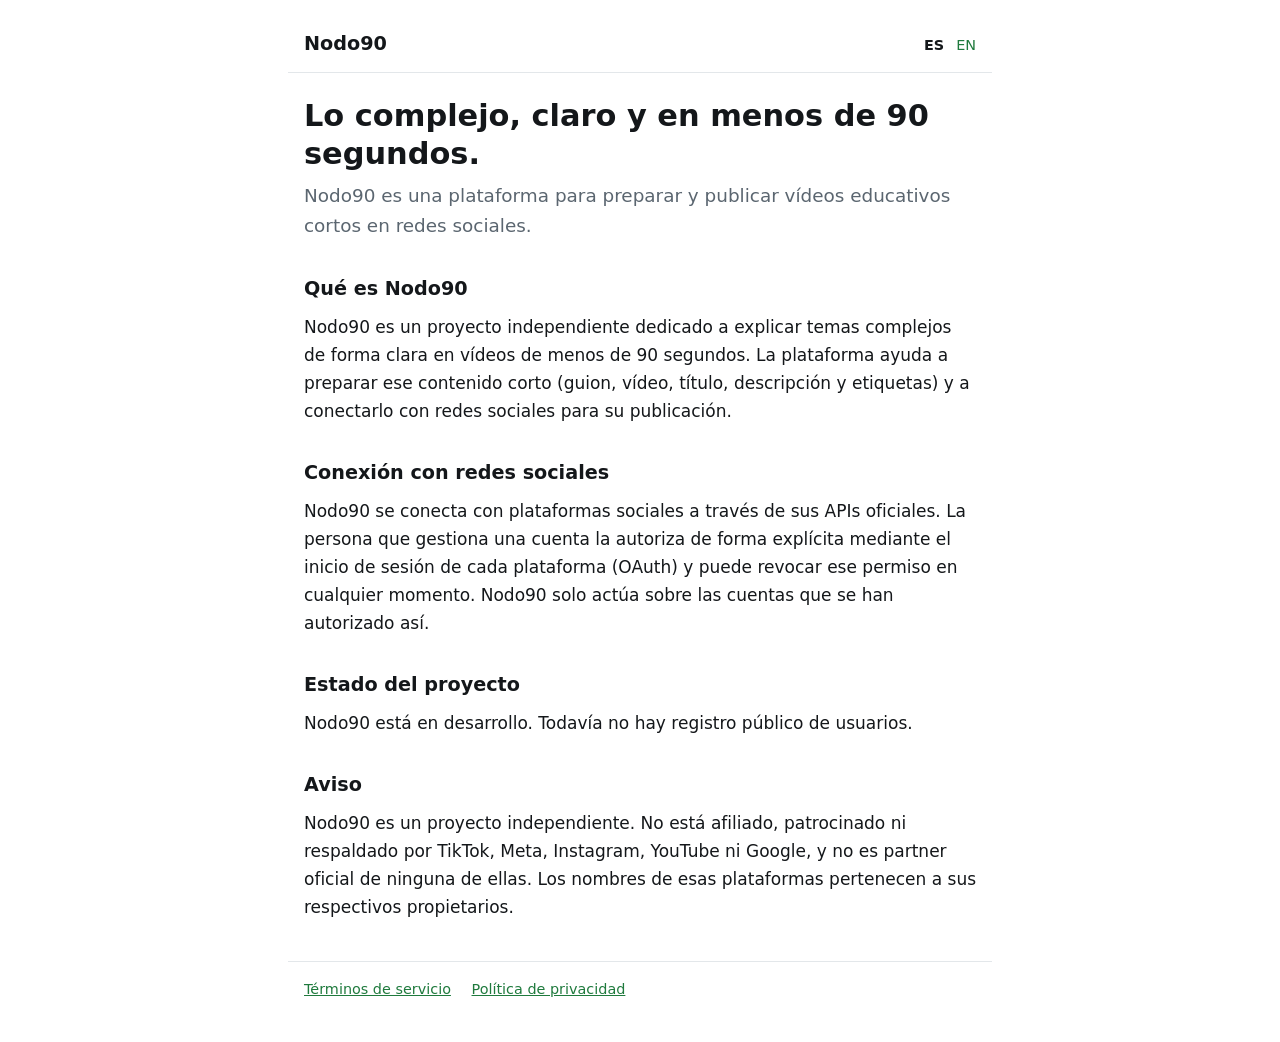
<file: index.html>
<!doctype html>
<html lang="es">
<head>
<meta charset="utf-8">
<meta name="viewport" content="width=device-width, initial-scale=1">
<title>Nodo90</title>
<meta name="description" content="Nodo90: plataforma para preparar y publicar vídeos educativos cortos en redes sociales.">
<link rel="stylesheet" href="style.css">
</head>
<body>
<header><a class="brand" href="./">Nodo90</a><span class="lang"><strong>ES</strong><a href="en/" hreflang="en" lang="en">EN</a></span></header>
<main>
  <h1>Lo complejo, claro y en menos de 90 segundos.</h1>
  <p class="lead">Nodo90 es una plataforma para preparar y publicar vídeos educativos cortos en redes sociales.</p>

  <h2>Qué es Nodo90</h2>
  <p>Nodo90 es un proyecto independiente dedicado a explicar temas complejos de forma clara en vídeos de menos de 90 segundos. La plataforma ayuda a preparar ese contenido corto (guion, vídeo, título, descripción y etiquetas) y a conectarlo con redes sociales para su publicación.</p>

  <h2>Conexión con redes sociales</h2>
  <p>Nodo90 se conecta con plataformas sociales a través de sus APIs oficiales. La persona que gestiona una cuenta la autoriza de forma explícita mediante el inicio de sesión de cada plataforma (OAuth) y puede revocar ese permiso en cualquier momento. Nodo90 solo actúa sobre las cuentas que se han autorizado así.</p>

  <h2>Estado del proyecto</h2>
  <p>Nodo90 está en desarrollo. Todavía no hay registro público de usuarios.</p>

  <h2>Aviso</h2>
  <p>Nodo90 es un proyecto independiente. No está afiliado, patrocinado ni respaldado por TikTok, Meta, Instagram, YouTube ni Google, y no es partner oficial de ninguna de ellas. Los nombres de esas plataformas pertenecen a sus respectivos propietarios.</p>
</main>
<footer>
  <a href="terms/">Términos de servicio</a>
  <a href="privacy/">Política de privacidad</a>
</footer>
</body>
</html>
</file>
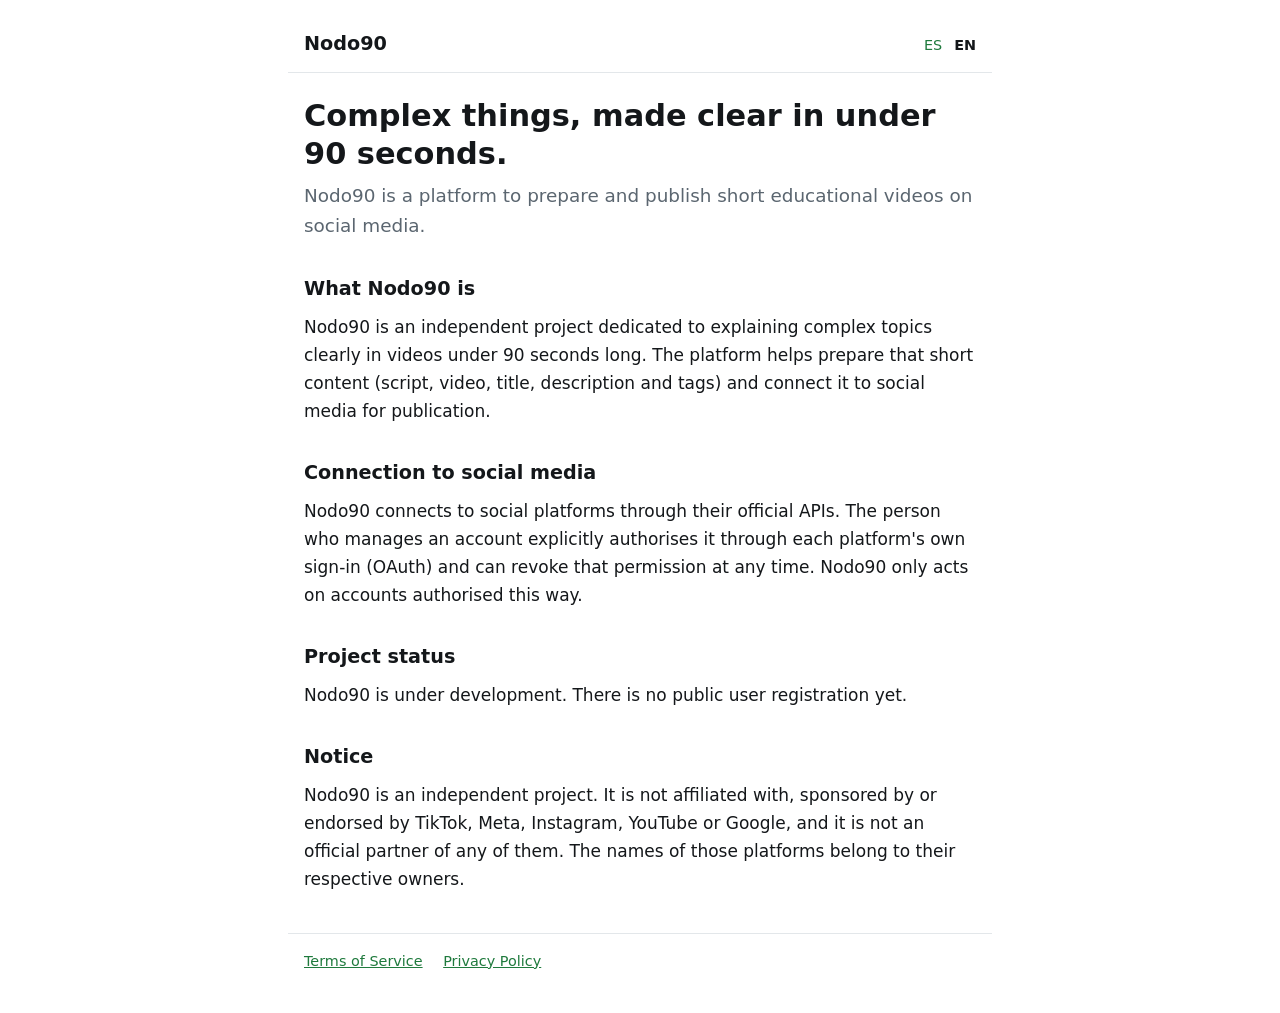
<file: en/index.html>
<!doctype html>
<html lang="en">
<head>
<meta charset="utf-8">
<meta name="viewport" content="width=device-width, initial-scale=1">
<title>Nodo90</title>
<meta name="description" content="Nodo90: a platform to prepare and publish short educational videos on social media.">
<link rel="stylesheet" href="../style.css">
</head>
<body>
<header><a class="brand" href="./">Nodo90</a><span class="lang"><a href="../" hreflang="es" lang="es">ES</a><strong>EN</strong></span></header>
<main>
  <h1>Complex things, made clear in under 90 seconds.</h1>
  <p class="lead">Nodo90 is a platform to prepare and publish short educational videos on social media.</p>

  <h2>What Nodo90 is</h2>
  <p>Nodo90 is an independent project dedicated to explaining complex topics clearly in videos under 90 seconds long. The platform helps prepare that short content (script, video, title, description and tags) and connect it to social media for publication.</p>

  <h2>Connection to social media</h2>
  <p>Nodo90 connects to social platforms through their official APIs. The person who manages an account explicitly authorises it through each platform's own sign-in (OAuth) and can revoke that permission at any time. Nodo90 only acts on accounts authorised this way.</p>

  <h2>Project status</h2>
  <p>Nodo90 is under development. There is no public user registration yet.</p>

  <h2>Notice</h2>
  <p>Nodo90 is an independent project. It is not affiliated with, sponsored by or endorsed by TikTok, Meta, Instagram, YouTube or Google, and it is not an official partner of any of them. The names of those platforms belong to their respective owners.</p>
</main>
<footer>
  <a href="terms/">Terms of Service</a>
  <a href="privacy/">Privacy Policy</a>
</footer>
</body>
</html>
</file>
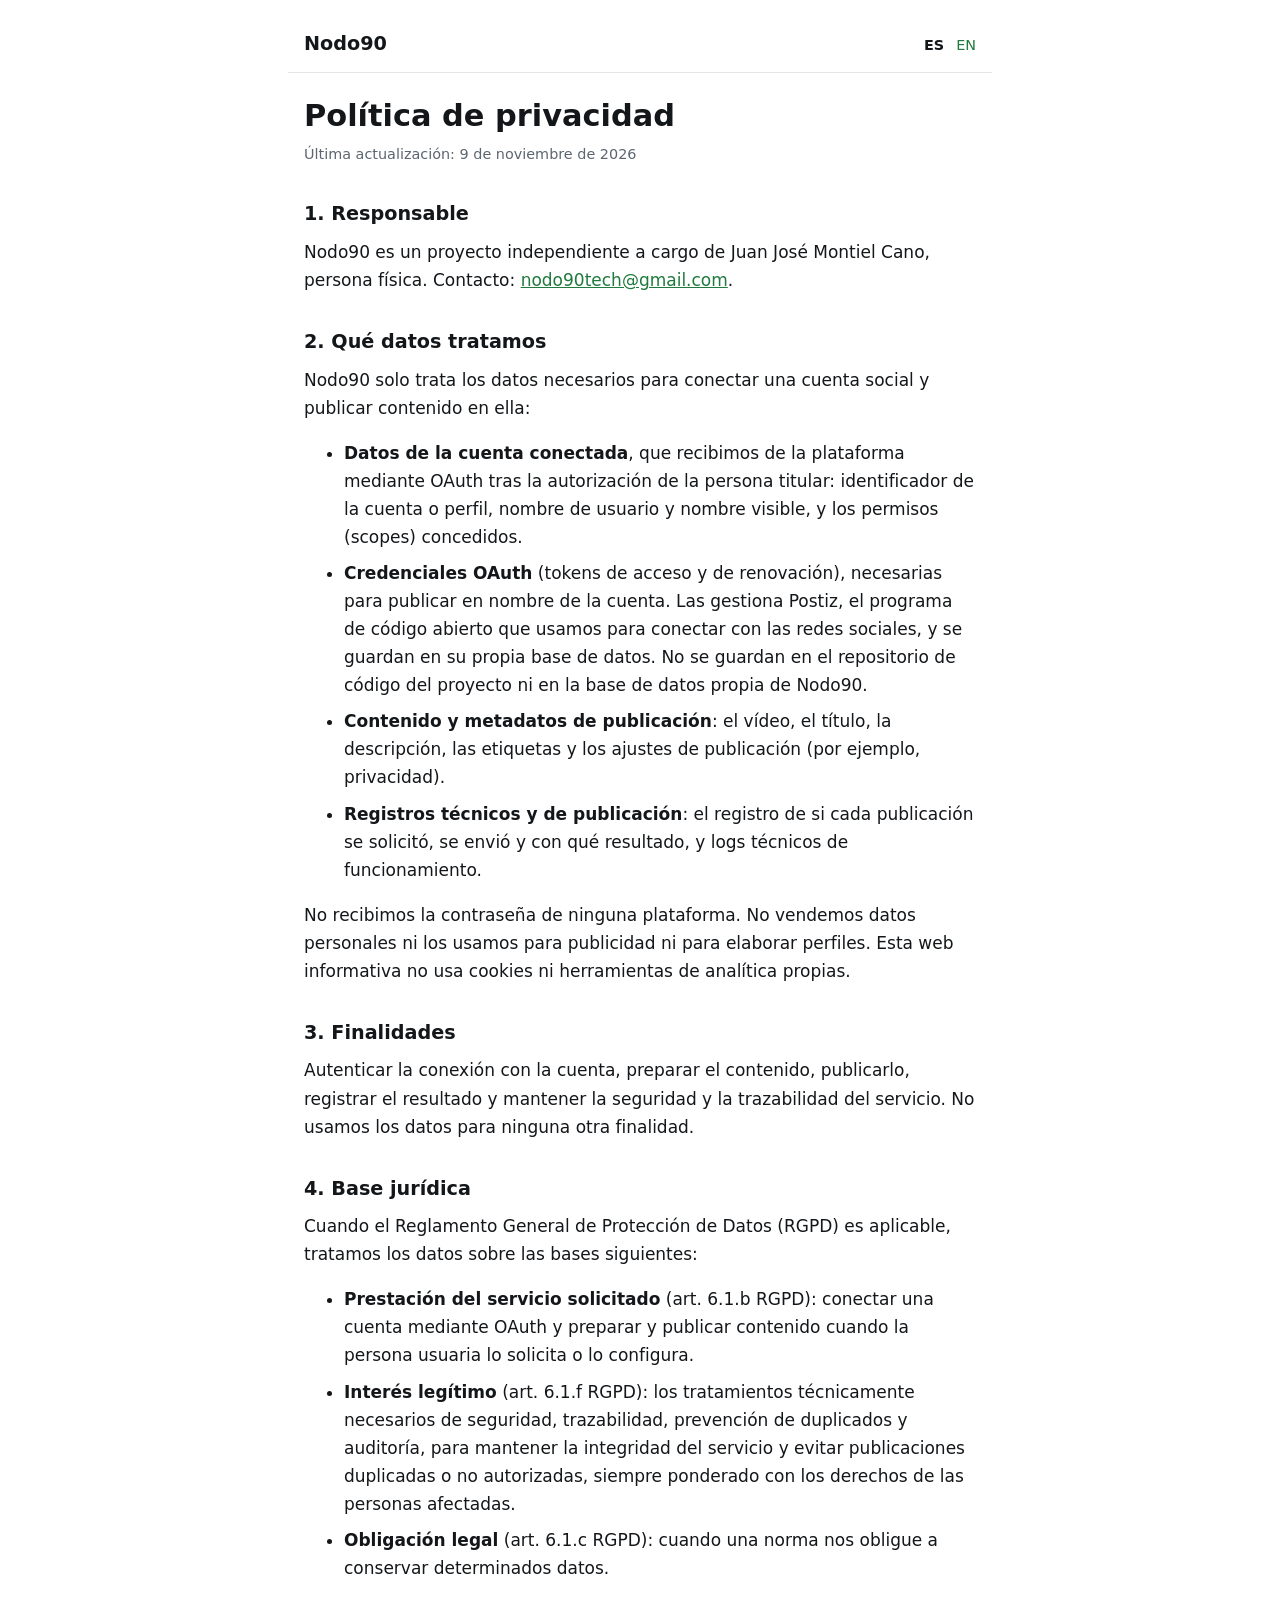
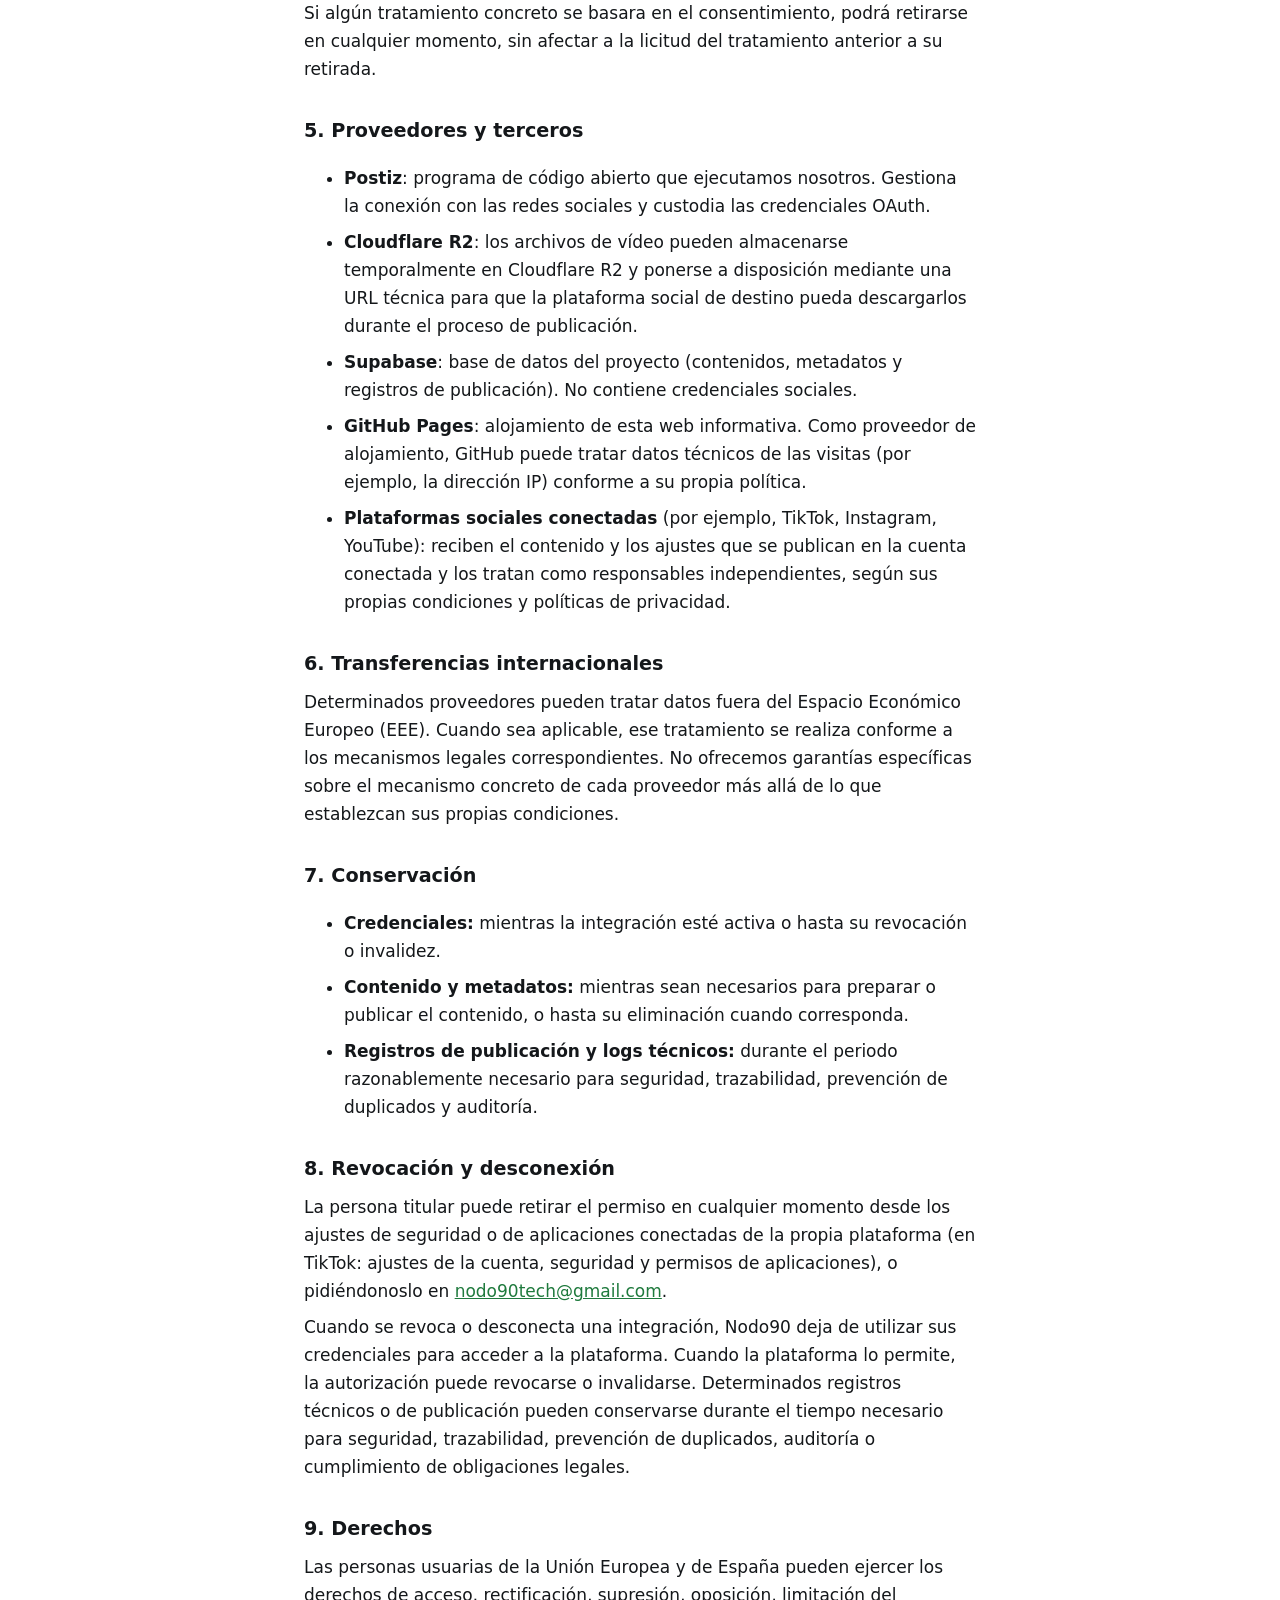
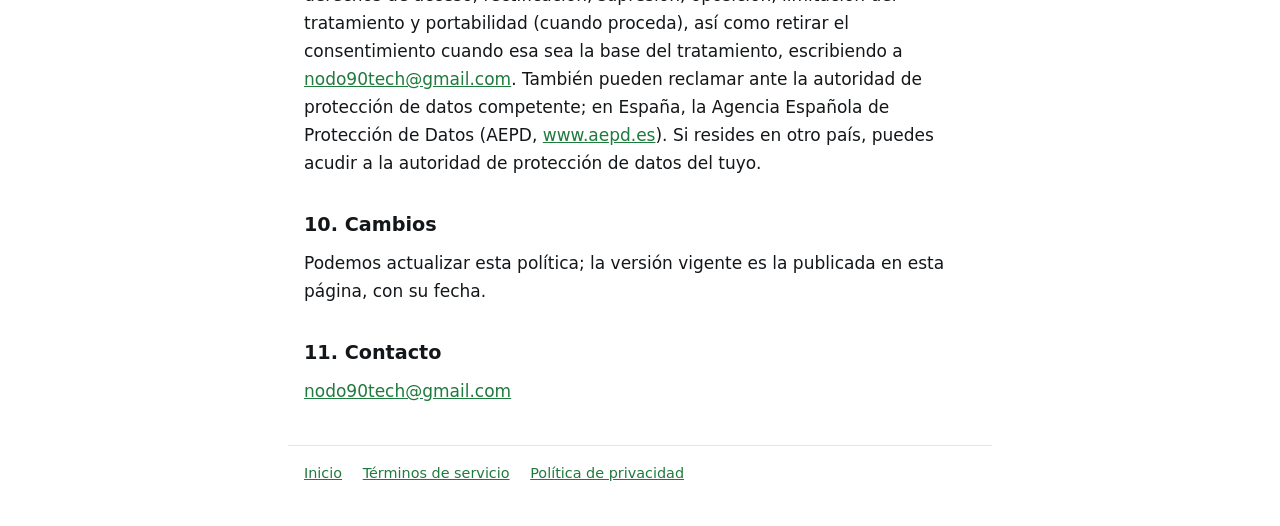
<file: privacy/index.html>
<!doctype html>
<html lang="es">
<head>
<meta charset="utf-8">
<meta name="viewport" content="width=device-width, initial-scale=1">
<title>Política de privacidad · Nodo90</title>
<meta name="description" content="Política de privacidad de Nodo90.">
<link rel="stylesheet" href="../style.css">
</head>
<body>
<header><a class="brand" href="../">Nodo90</a><span class="lang"><strong>ES</strong><a href="../en/privacy/" hreflang="en" lang="en">EN</a></span></header>
<main>
  <h1>Política de privacidad</h1>
  <p class="small">Última actualización: 9 de noviembre de 2026</p>

  <h2>1. Responsable</h2>
  <p>Nodo90 es un proyecto independiente a cargo de Juan José Montiel Cano, persona física. Contacto: <a href="mailto:nodo90tech@gmail.com">nodo90tech@gmail.com</a>.</p>

  <h2>2. Qué datos tratamos</h2>
  <p>Nodo90 solo trata los datos necesarios para conectar una cuenta social y publicar contenido en ella:</p>
  <ul>
    <li><strong>Datos de la cuenta conectada</strong>, que recibimos de la plataforma mediante OAuth tras la autorización de la persona titular: identificador de la cuenta o perfil, nombre de usuario y nombre visible, y los permisos (scopes) concedidos.</li>
    <li><strong>Credenciales OAuth</strong> (tokens de acceso y de renovación), necesarias para publicar en nombre de la cuenta. Las gestiona Postiz, el programa de código abierto que usamos para conectar con las redes sociales, y se guardan en su propia base de datos. No se guardan en el repositorio de código del proyecto ni en la base de datos propia de Nodo90.</li>
    <li><strong>Contenido y metadatos de publicación</strong>: el vídeo, el título, la descripción, las etiquetas y los ajustes de publicación (por ejemplo, privacidad).</li>
    <li><strong>Registros técnicos y de publicación</strong>: el registro de si cada publicación se solicitó, se envió y con qué resultado, y logs técnicos de funcionamiento.</li>
  </ul>
  <p>No recibimos la contraseña de ninguna plataforma. No vendemos datos personales ni los usamos para publicidad ni para elaborar perfiles. Esta web informativa no usa cookies ni herramientas de analítica propias.</p>

  <h2>3. Finalidades</h2>
  <p>Autenticar la conexión con la cuenta, preparar el contenido, publicarlo, registrar el resultado y mantener la seguridad y la trazabilidad del servicio. No usamos los datos para ninguna otra finalidad.</p>

  <h2>4. Base jurídica</h2>
  <p>Cuando el Reglamento General de Protección de Datos (RGPD) es aplicable, tratamos los datos sobre las bases siguientes:</p>
  <ul>
    <li><strong>Prestación del servicio solicitado</strong> (art. 6.1.b RGPD): conectar una cuenta mediante OAuth y preparar y publicar contenido cuando la persona usuaria lo solicita o lo configura.</li>
    <li><strong>Interés legítimo</strong> (art. 6.1.f RGPD): los tratamientos técnicamente necesarios de seguridad, trazabilidad, prevención de duplicados y auditoría, para mantener la integridad del servicio y evitar publicaciones duplicadas o no autorizadas, siempre ponderado con los derechos de las personas afectadas.</li>
    <li><strong>Obligación legal</strong> (art. 6.1.c RGPD): cuando una norma nos obligue a conservar determinados datos.</li>
  </ul>
  <p>Si algún tratamiento concreto se basara en el consentimiento, podrá retirarse en cualquier momento, sin afectar a la licitud del tratamiento anterior a su retirada.</p>

  <h2>5. Proveedores y terceros</h2>
  <ul>
    <li><strong>Postiz</strong>: programa de código abierto que ejecutamos nosotros. Gestiona la conexión con las redes sociales y custodia las credenciales OAuth.</li>
    <li><strong>Cloudflare R2</strong>: los archivos de vídeo pueden almacenarse temporalmente en Cloudflare R2 y ponerse a disposición mediante una URL técnica para que la plataforma social de destino pueda descargarlos durante el proceso de publicación.</li>
    <li><strong>Supabase</strong>: base de datos del proyecto (contenidos, metadatos y registros de publicación). No contiene credenciales sociales.</li>
    <li><strong>GitHub Pages</strong>: alojamiento de esta web informativa. Como proveedor de alojamiento, GitHub puede tratar datos técnicos de las visitas (por ejemplo, la dirección IP) conforme a su propia política.</li>
    <li><strong>Plataformas sociales conectadas</strong> (por ejemplo, TikTok, Instagram, YouTube): reciben el contenido y los ajustes que se publican en la cuenta conectada y los tratan como responsables independientes, según sus propias condiciones y políticas de privacidad.</li>
  </ul>

  <h2>6. Transferencias internacionales</h2>
  <p>Determinados proveedores pueden tratar datos fuera del Espacio Económico Europeo (EEE). Cuando sea aplicable, ese tratamiento se realiza conforme a los mecanismos legales correspondientes. No ofrecemos garantías específicas sobre el mecanismo concreto de cada proveedor más allá de lo que establezcan sus propias condiciones.</p>

  <h2>7. Conservación</h2>
  <ul>
    <li><strong>Credenciales:</strong> mientras la integración esté activa o hasta su revocación o invalidez.</li>
    <li><strong>Contenido y metadatos:</strong> mientras sean necesarios para preparar o publicar el contenido, o hasta su eliminación cuando corresponda.</li>
    <li><strong>Registros de publicación y logs técnicos:</strong> durante el periodo razonablemente necesario para seguridad, trazabilidad, prevención de duplicados y auditoría.</li>
  </ul>

  <h2>8. Revocación y desconexión</h2>
  <p>La persona titular puede retirar el permiso en cualquier momento desde los ajustes de seguridad o de aplicaciones conectadas de la propia plataforma (en TikTok: ajustes de la cuenta, seguridad y permisos de aplicaciones), o pidiéndonoslo en <a href="mailto:nodo90tech@gmail.com">nodo90tech@gmail.com</a>.</p>
  <p>Cuando se revoca o desconecta una integración, Nodo90 deja de utilizar sus credenciales para acceder a la plataforma. Cuando la plataforma lo permite, la autorización puede revocarse o invalidarse. Determinados registros técnicos o de publicación pueden conservarse durante el tiempo necesario para seguridad, trazabilidad, prevención de duplicados, auditoría o cumplimiento de obligaciones legales.</p>

  <h2>9. Derechos</h2>
  <p>Las personas usuarias de la Unión Europea y de España pueden ejercer los derechos de acceso, rectificación, supresión, oposición, limitación del tratamiento y portabilidad (cuando proceda), así como retirar el consentimiento cuando esa sea la base del tratamiento, escribiendo a <a href="mailto:nodo90tech@gmail.com">nodo90tech@gmail.com</a>. También pueden reclamar ante la autoridad de protección de datos competente; en España, la Agencia Española de Protección de Datos (AEPD, <a href="https://www.aepd.es">www.aepd.es</a>). Si resides en otro país, puedes acudir a la autoridad de protección de datos del tuyo.</p>

  <h2>10. Cambios</h2>
  <p>Podemos actualizar esta política; la versión vigente es la publicada en esta página, con su fecha.</p>

  <h2>11. Contacto</h2>
  <p><a href="mailto:nodo90tech@gmail.com">nodo90tech@gmail.com</a></p>
</main>
<footer>
  <a href="../">Inicio</a>
  <a href="../terms/">Términos de servicio</a>
  <a href="./">Política de privacidad</a>
</footer>
</body>
</html>
</file>
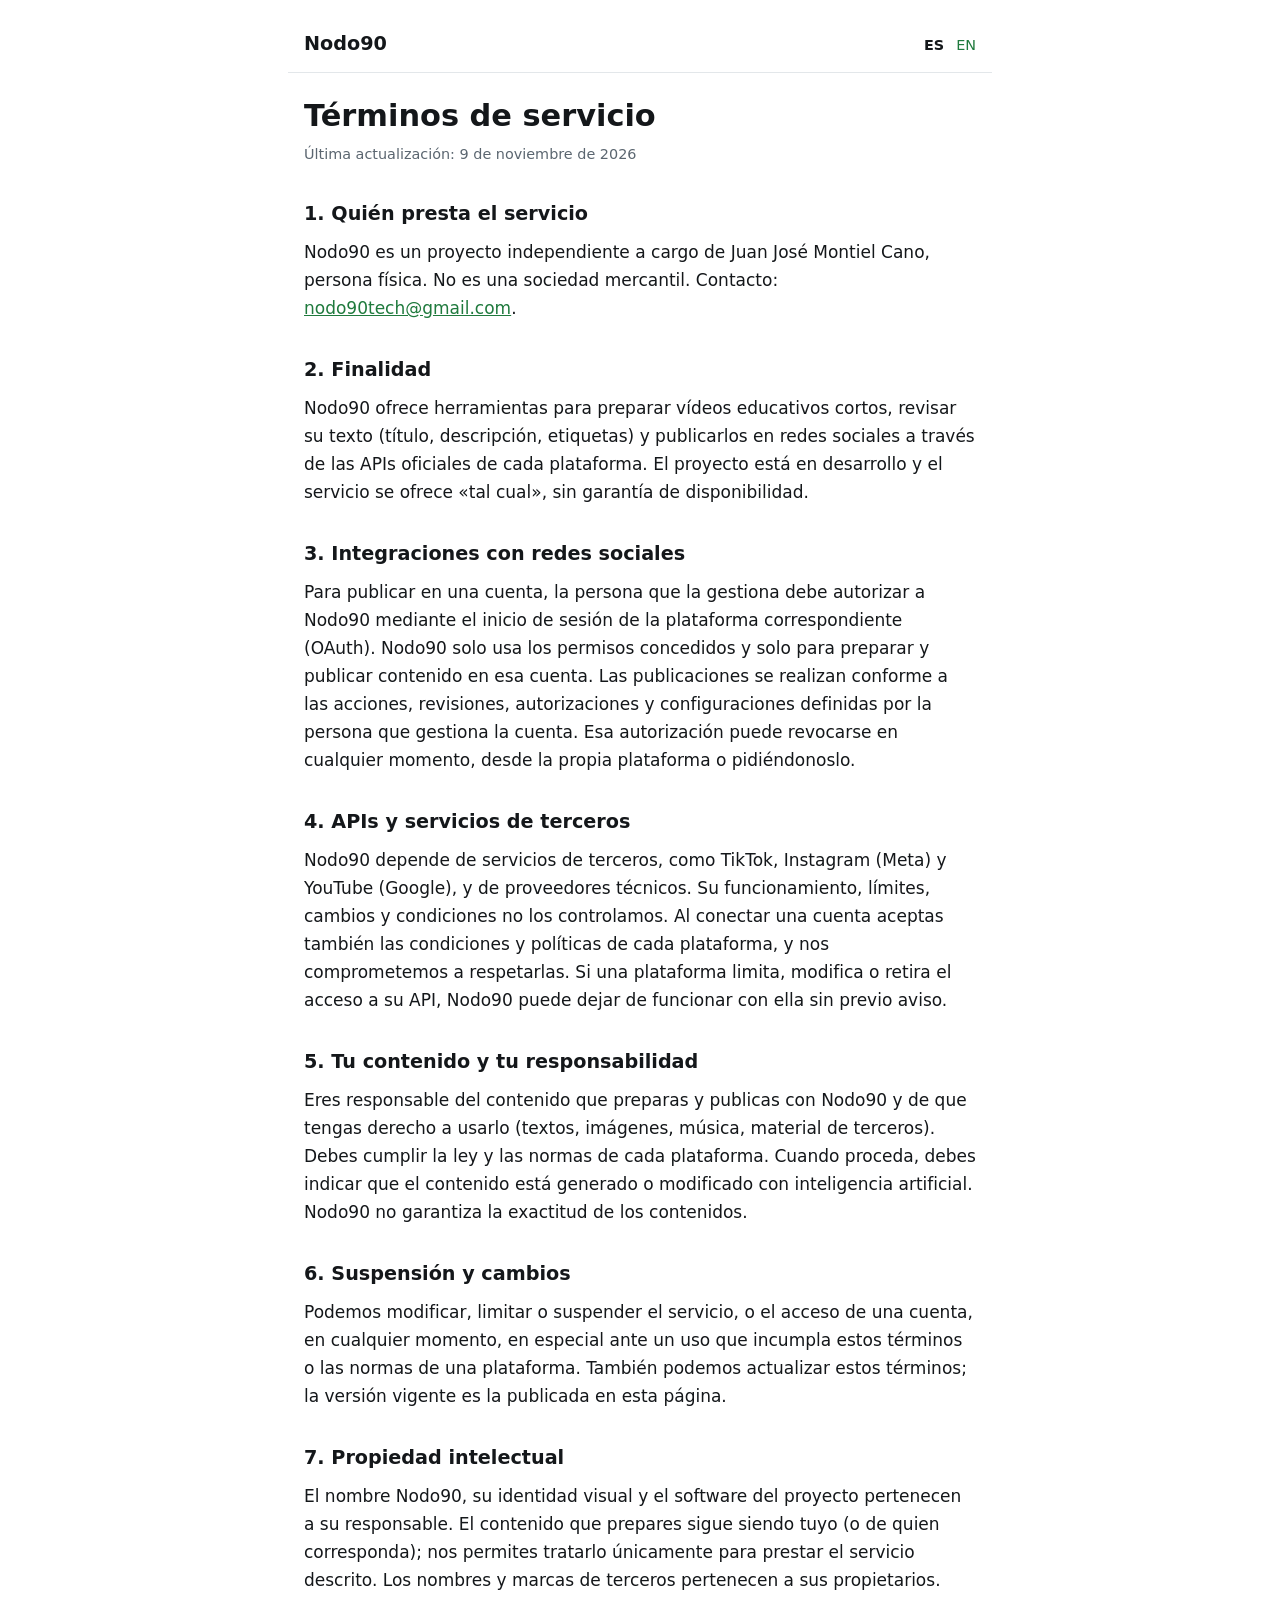
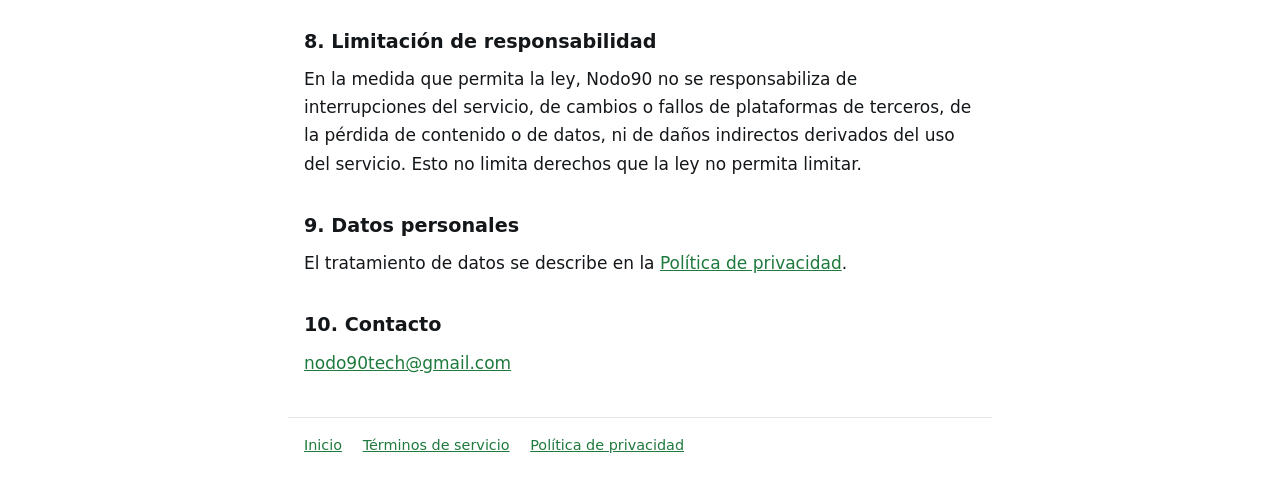
<file: terms/index.html>
<!doctype html>
<html lang="es">
<head>
<meta charset="utf-8">
<meta name="viewport" content="width=device-width, initial-scale=1">
<title>Términos de servicio · Nodo90</title>
<meta name="description" content="Términos de servicio de Nodo90.">
<link rel="stylesheet" href="../style.css">
</head>
<body>
<header><a class="brand" href="../">Nodo90</a><span class="lang"><strong>ES</strong><a href="../en/terms/" hreflang="en" lang="en">EN</a></span></header>
<main>
  <h1>Términos de servicio</h1>
  <p class="small">Última actualización: 9 de noviembre de 2026</p>

  <h2>1. Quién presta el servicio</h2>
  <p>Nodo90 es un proyecto independiente a cargo de Juan José Montiel Cano, persona física. No es una sociedad mercantil. Contacto: <a href="mailto:nodo90tech@gmail.com">nodo90tech@gmail.com</a>.</p>

  <h2>2. Finalidad</h2>
  <p>Nodo90 ofrece herramientas para preparar vídeos educativos cortos, revisar su texto (título, descripción, etiquetas) y publicarlos en redes sociales a través de las APIs oficiales de cada plataforma. El proyecto está en desarrollo y el servicio se ofrece «tal cual», sin garantía de disponibilidad.</p>

  <h2>3. Integraciones con redes sociales</h2>
  <p>Para publicar en una cuenta, la persona que la gestiona debe autorizar a Nodo90 mediante el inicio de sesión de la plataforma correspondiente (OAuth). Nodo90 solo usa los permisos concedidos y solo para preparar y publicar contenido en esa cuenta. Las publicaciones se realizan conforme a las acciones, revisiones, autorizaciones y configuraciones definidas por la persona que gestiona la cuenta. Esa autorización puede revocarse en cualquier momento, desde la propia plataforma o pidiéndonoslo.</p>

  <h2>4. APIs y servicios de terceros</h2>
  <p>Nodo90 depende de servicios de terceros, como TikTok, Instagram (Meta) y YouTube (Google), y de proveedores técnicos. Su funcionamiento, límites, cambios y condiciones no los controlamos. Al conectar una cuenta aceptas también las condiciones y políticas de cada plataforma, y nos comprometemos a respetarlas. Si una plataforma limita, modifica o retira el acceso a su API, Nodo90 puede dejar de funcionar con ella sin previo aviso.</p>

  <h2>5. Tu contenido y tu responsabilidad</h2>
  <p>Eres responsable del contenido que preparas y publicas con Nodo90 y de que tengas derecho a usarlo (textos, imágenes, música, material de terceros). Debes cumplir la ley y las normas de cada plataforma. Cuando proceda, debes indicar que el contenido está generado o modificado con inteligencia artificial. Nodo90 no garantiza la exactitud de los contenidos.</p>

  <h2>6. Suspensión y cambios</h2>
  <p>Podemos modificar, limitar o suspender el servicio, o el acceso de una cuenta, en cualquier momento, en especial ante un uso que incumpla estos términos o las normas de una plataforma. También podemos actualizar estos términos; la versión vigente es la publicada en esta página.</p>

  <h2>7. Propiedad intelectual</h2>
  <p>El nombre Nodo90, su identidad visual y el software del proyecto pertenecen a su responsable. El contenido que prepares sigue siendo tuyo (o de quien corresponda); nos permites tratarlo únicamente para prestar el servicio descrito. Los nombres y marcas de terceros pertenecen a sus propietarios.</p>

  <h2>8. Limitación de responsabilidad</h2>
  <p>En la medida que permita la ley, Nodo90 no se responsabiliza de interrupciones del servicio, de cambios o fallos de plataformas de terceros, de la pérdida de contenido o de datos, ni de daños indirectos derivados del uso del servicio. Esto no limita derechos que la ley no permita limitar.</p>

  <h2>9. Datos personales</h2>
  <p>El tratamiento de datos se describe en la <a href="../privacy/">Política de privacidad</a>.</p>

  <h2>10. Contacto</h2>
  <p><a href="mailto:nodo90tech@gmail.com">nodo90tech@gmail.com</a></p>
</main>
<footer>
  <a href="../">Inicio</a>
  <a href="./">Términos de servicio</a>
  <a href="../privacy/">Política de privacidad</a>
</footer>
</body>
</html>
</file>
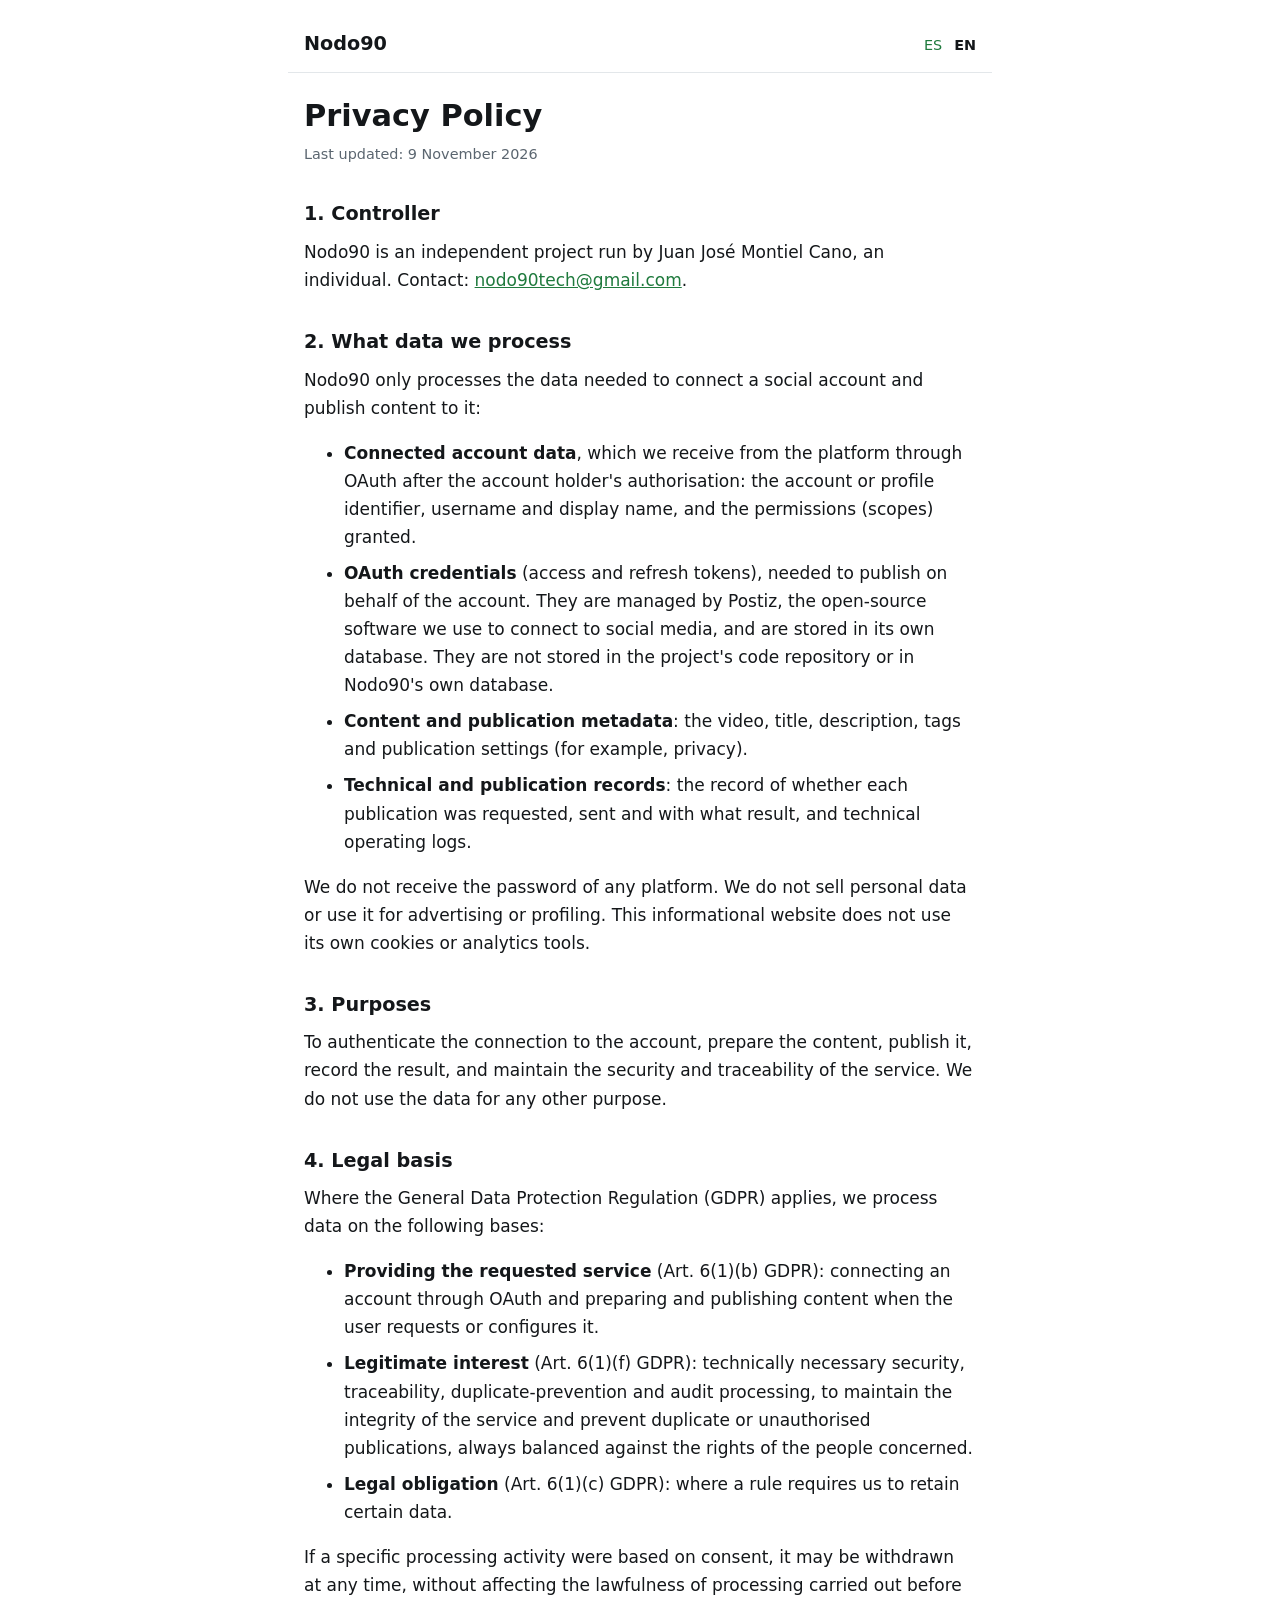
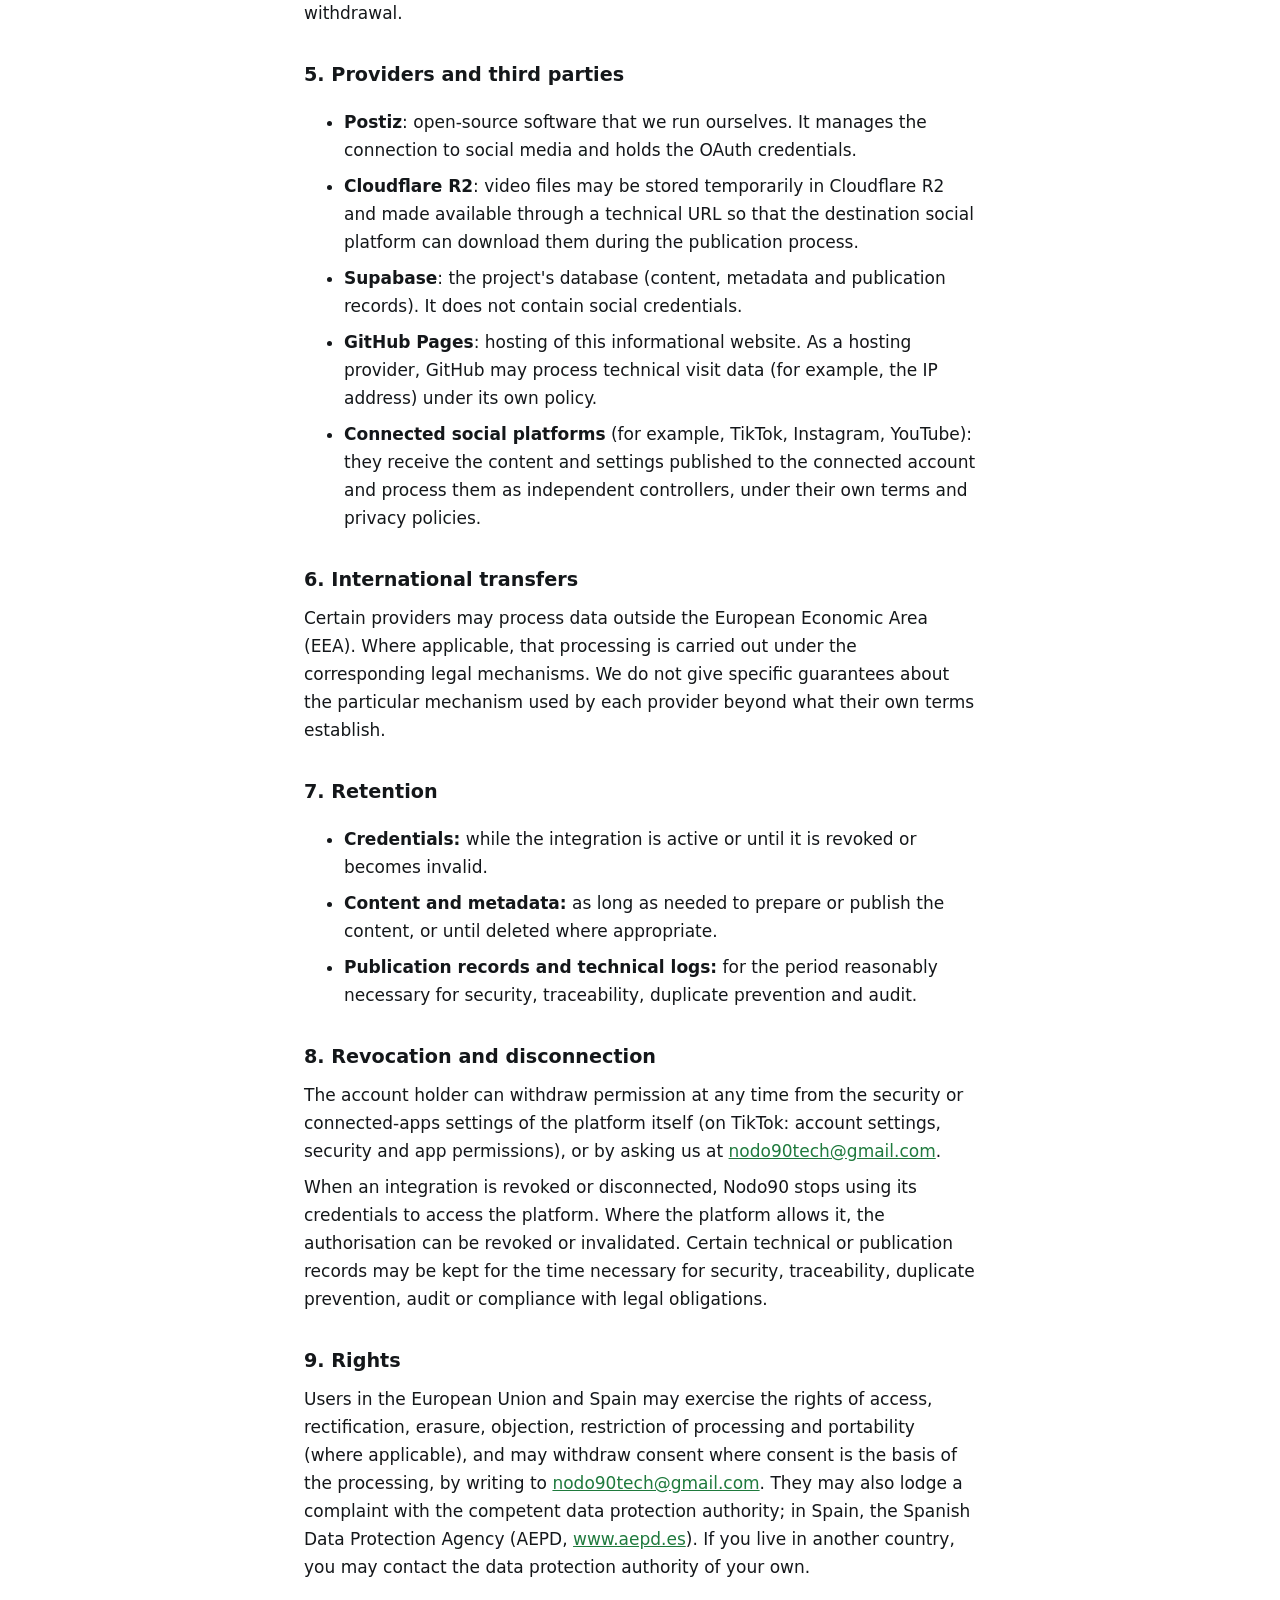
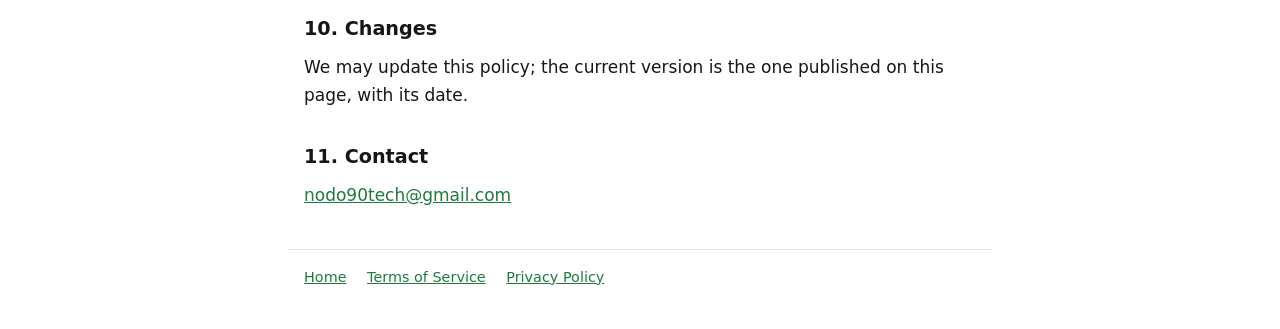
<file: en/privacy/index.html>
<!doctype html>
<html lang="en">
<head>
<meta charset="utf-8">
<meta name="viewport" content="width=device-width, initial-scale=1">
<title>Privacy Policy · Nodo90</title>
<meta name="description" content="Nodo90 Privacy Policy.">
<link rel="stylesheet" href="../../style.css">
</head>
<body>
<header><a class="brand" href="../">Nodo90</a><span class="lang"><a href="../../privacy/" hreflang="es" lang="es">ES</a><strong>EN</strong></span></header>
<main>
  <h1>Privacy Policy</h1>
  <p class="small">Last updated: 9 November 2026</p>

  <h2>1. Controller</h2>
  <p>Nodo90 is an independent project run by Juan José Montiel Cano, an individual. Contact: <a href="mailto:nodo90tech@gmail.com">nodo90tech@gmail.com</a>.</p>

  <h2>2. What data we process</h2>
  <p>Nodo90 only processes the data needed to connect a social account and publish content to it:</p>
  <ul>
    <li><strong>Connected account data</strong>, which we receive from the platform through OAuth after the account holder's authorisation: the account or profile identifier, username and display name, and the permissions (scopes) granted.</li>
    <li><strong>OAuth credentials</strong> (access and refresh tokens), needed to publish on behalf of the account. They are managed by Postiz, the open-source software we use to connect to social media, and are stored in its own database. They are not stored in the project's code repository or in Nodo90's own database.</li>
    <li><strong>Content and publication metadata</strong>: the video, title, description, tags and publication settings (for example, privacy).</li>
    <li><strong>Technical and publication records</strong>: the record of whether each publication was requested, sent and with what result, and technical operating logs.</li>
  </ul>
  <p>We do not receive the password of any platform. We do not sell personal data or use it for advertising or profiling. This informational website does not use its own cookies or analytics tools.</p>

  <h2>3. Purposes</h2>
  <p>To authenticate the connection to the account, prepare the content, publish it, record the result, and maintain the security and traceability of the service. We do not use the data for any other purpose.</p>

  <h2>4. Legal basis</h2>
  <p>Where the General Data Protection Regulation (GDPR) applies, we process data on the following bases:</p>
  <ul>
    <li><strong>Providing the requested service</strong> (Art. 6(1)(b) GDPR): connecting an account through OAuth and preparing and publishing content when the user requests or configures it.</li>
    <li><strong>Legitimate interest</strong> (Art. 6(1)(f) GDPR): technically necessary security, traceability, duplicate-prevention and audit processing, to maintain the integrity of the service and prevent duplicate or unauthorised publications, always balanced against the rights of the people concerned.</li>
    <li><strong>Legal obligation</strong> (Art. 6(1)(c) GDPR): where a rule requires us to retain certain data.</li>
  </ul>
  <p>If a specific processing activity were based on consent, it may be withdrawn at any time, without affecting the lawfulness of processing carried out before withdrawal.</p>

  <h2>5. Providers and third parties</h2>
  <ul>
    <li><strong>Postiz</strong>: open-source software that we run ourselves. It manages the connection to social media and holds the OAuth credentials.</li>
    <li><strong>Cloudflare R2</strong>: video files may be stored temporarily in Cloudflare R2 and made available through a technical URL so that the destination social platform can download them during the publication process.</li>
    <li><strong>Supabase</strong>: the project's database (content, metadata and publication records). It does not contain social credentials.</li>
    <li><strong>GitHub Pages</strong>: hosting of this informational website. As a hosting provider, GitHub may process technical visit data (for example, the IP address) under its own policy.</li>
    <li><strong>Connected social platforms</strong> (for example, TikTok, Instagram, YouTube): they receive the content and settings published to the connected account and process them as independent controllers, under their own terms and privacy policies.</li>
  </ul>

  <h2>6. International transfers</h2>
  <p>Certain providers may process data outside the European Economic Area (EEA). Where applicable, that processing is carried out under the corresponding legal mechanisms. We do not give specific guarantees about the particular mechanism used by each provider beyond what their own terms establish.</p>

  <h2>7. Retention</h2>
  <ul>
    <li><strong>Credentials:</strong> while the integration is active or until it is revoked or becomes invalid.</li>
    <li><strong>Content and metadata:</strong> as long as needed to prepare or publish the content, or until deleted where appropriate.</li>
    <li><strong>Publication records and technical logs:</strong> for the period reasonably necessary for security, traceability, duplicate prevention and audit.</li>
  </ul>

  <h2>8. Revocation and disconnection</h2>
  <p>The account holder can withdraw permission at any time from the security or connected-apps settings of the platform itself (on TikTok: account settings, security and app permissions), or by asking us at <a href="mailto:nodo90tech@gmail.com">nodo90tech@gmail.com</a>.</p>
  <p>When an integration is revoked or disconnected, Nodo90 stops using its credentials to access the platform. Where the platform allows it, the authorisation can be revoked or invalidated. Certain technical or publication records may be kept for the time necessary for security, traceability, duplicate prevention, audit or compliance with legal obligations.</p>

  <h2>9. Rights</h2>
  <p>Users in the European Union and Spain may exercise the rights of access, rectification, erasure, objection, restriction of processing and portability (where applicable), and may withdraw consent where consent is the basis of the processing, by writing to <a href="mailto:nodo90tech@gmail.com">nodo90tech@gmail.com</a>. They may also lodge a complaint with the competent data protection authority; in Spain, the Spanish Data Protection Agency (AEPD, <a href="https://www.aepd.es">www.aepd.es</a>). If you live in another country, you may contact the data protection authority of your own.</p>

  <h2>10. Changes</h2>
  <p>We may update this policy; the current version is the one published on this page, with its date.</p>

  <h2>11. Contact</h2>
  <p><a href="mailto:nodo90tech@gmail.com">nodo90tech@gmail.com</a></p>
</main>
<footer>
  <a href="../">Home</a>
  <a href="../terms/">Terms of Service</a>
  <a href="./">Privacy Policy</a>
</footer>
</body>
</html>
</file>
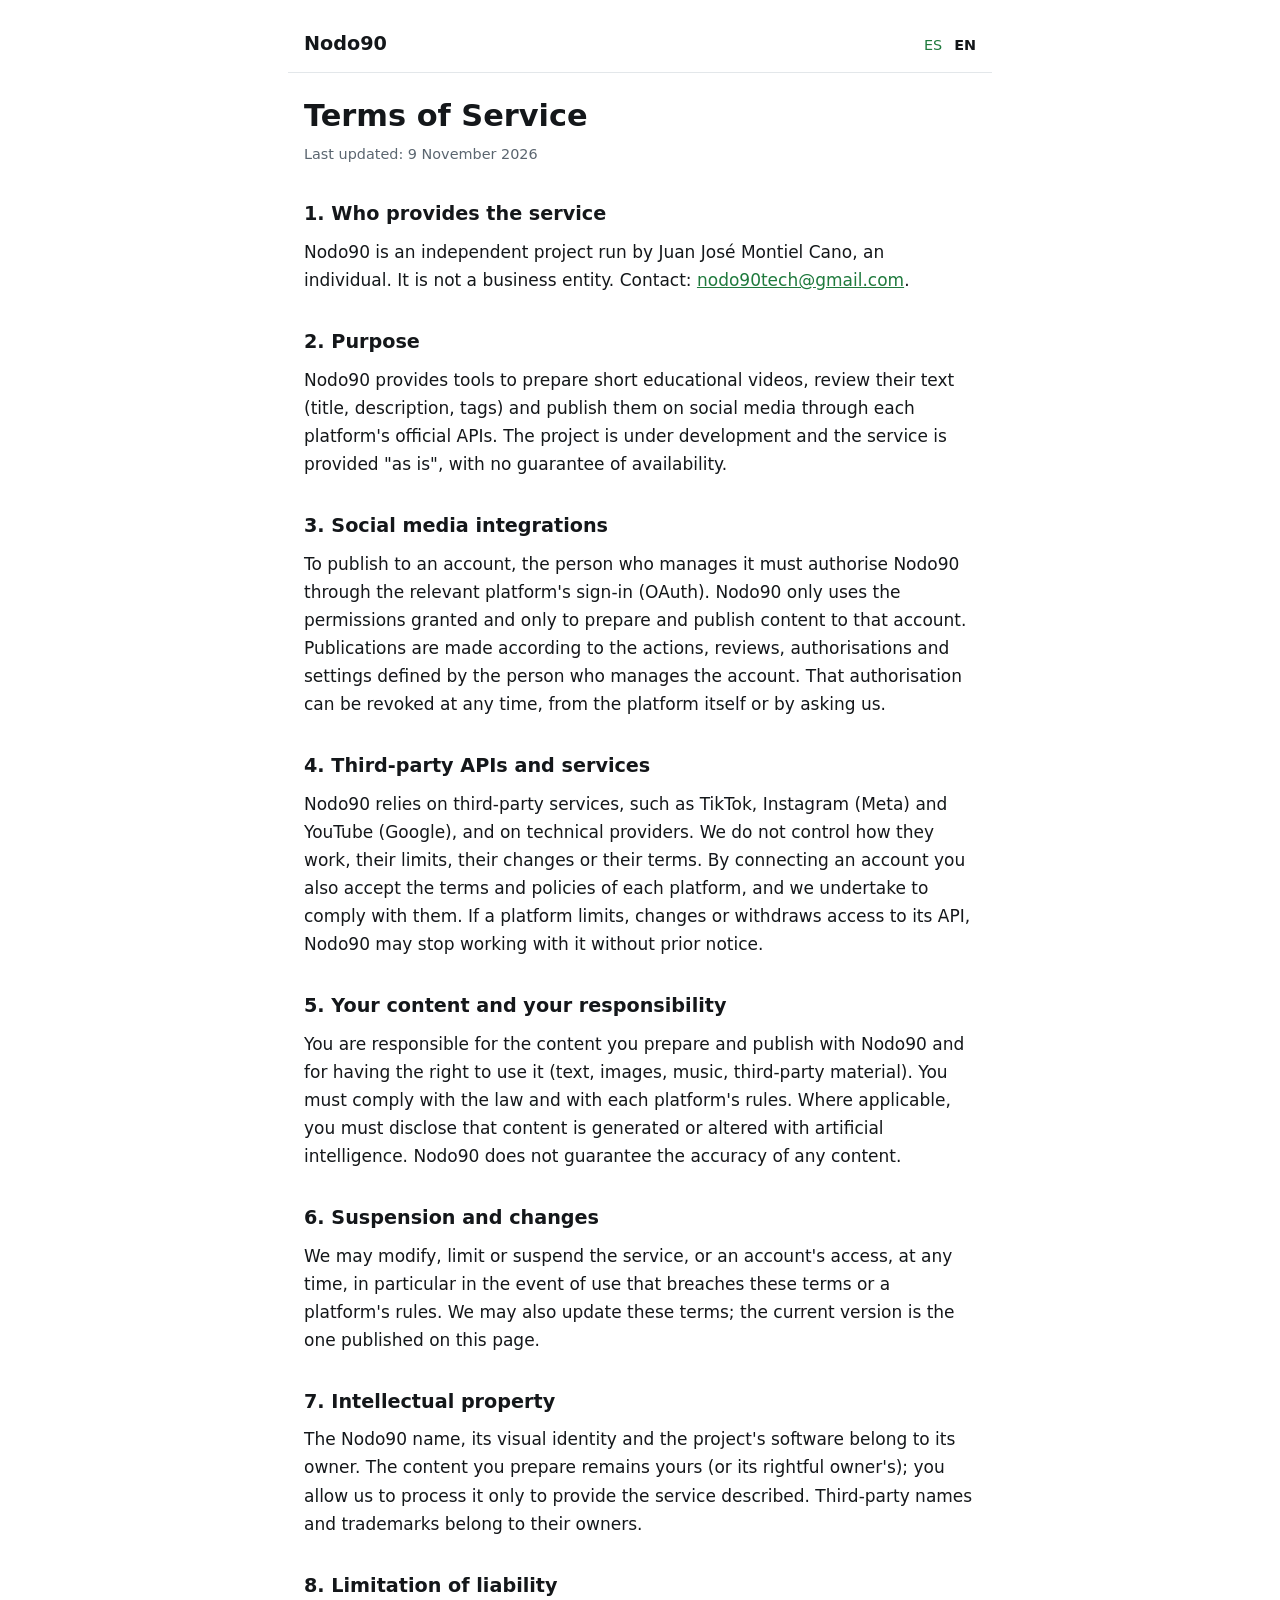
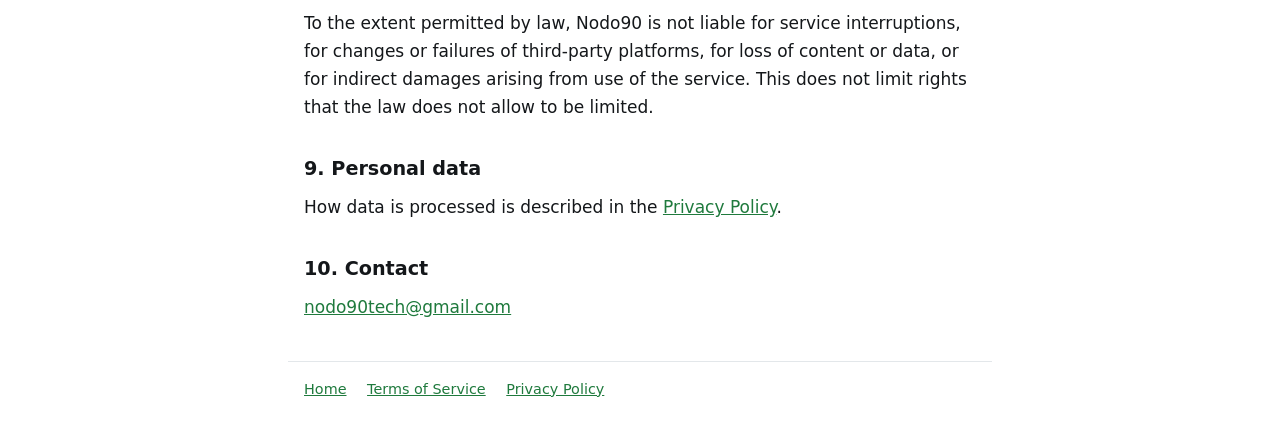
<file: en/terms/index.html>
<!doctype html>
<html lang="en">
<head>
<meta charset="utf-8">
<meta name="viewport" content="width=device-width, initial-scale=1">
<title>Terms of Service · Nodo90</title>
<meta name="description" content="Nodo90 Terms of Service.">
<link rel="stylesheet" href="../../style.css">
</head>
<body>
<header><a class="brand" href="../">Nodo90</a><span class="lang"><a href="../../terms/" hreflang="es" lang="es">ES</a><strong>EN</strong></span></header>
<main>
  <h1>Terms of Service</h1>
  <p class="small">Last updated: 9 November 2026</p>

  <h2>1. Who provides the service</h2>
  <p>Nodo90 is an independent project run by Juan José Montiel Cano, an individual. It is not a business entity. Contact: <a href="mailto:nodo90tech@gmail.com">nodo90tech@gmail.com</a>.</p>

  <h2>2. Purpose</h2>
  <p>Nodo90 provides tools to prepare short educational videos, review their text (title, description, tags) and publish them on social media through each platform's official APIs. The project is under development and the service is provided "as is", with no guarantee of availability.</p>

  <h2>3. Social media integrations</h2>
  <p>To publish to an account, the person who manages it must authorise Nodo90 through the relevant platform's sign-in (OAuth). Nodo90 only uses the permissions granted and only to prepare and publish content to that account. Publications are made according to the actions, reviews, authorisations and settings defined by the person who manages the account. That authorisation can be revoked at any time, from the platform itself or by asking us.</p>

  <h2>4. Third-party APIs and services</h2>
  <p>Nodo90 relies on third-party services, such as TikTok, Instagram (Meta) and YouTube (Google), and on technical providers. We do not control how they work, their limits, their changes or their terms. By connecting an account you also accept the terms and policies of each platform, and we undertake to comply with them. If a platform limits, changes or withdraws access to its API, Nodo90 may stop working with it without prior notice.</p>

  <h2>5. Your content and your responsibility</h2>
  <p>You are responsible for the content you prepare and publish with Nodo90 and for having the right to use it (text, images, music, third-party material). You must comply with the law and with each platform's rules. Where applicable, you must disclose that content is generated or altered with artificial intelligence. Nodo90 does not guarantee the accuracy of any content.</p>

  <h2>6. Suspension and changes</h2>
  <p>We may modify, limit or suspend the service, or an account's access, at any time, in particular in the event of use that breaches these terms or a platform's rules. We may also update these terms; the current version is the one published on this page.</p>

  <h2>7. Intellectual property</h2>
  <p>The Nodo90 name, its visual identity and the project's software belong to its owner. The content you prepare remains yours (or its rightful owner's); you allow us to process it only to provide the service described. Third-party names and trademarks belong to their owners.</p>

  <h2>8. Limitation of liability</h2>
  <p>To the extent permitted by law, Nodo90 is not liable for service interruptions, for changes or failures of third-party platforms, for loss of content or data, or for indirect damages arising from use of the service. This does not limit rights that the law does not allow to be limited.</p>

  <h2>9. Personal data</h2>
  <p>How data is processed is described in the <a href="../privacy/">Privacy Policy</a>.</p>

  <h2>10. Contact</h2>
  <p><a href="mailto:nodo90tech@gmail.com">nodo90tech@gmail.com</a></p>
</main>
<footer>
  <a href="../">Home</a>
  <a href="./">Terms of Service</a>
  <a href="../privacy/">Privacy Policy</a>
</footer>
</body>
</html>
</file>
<file: style.css>
:root { --bg: #ffffff; --fg: #14171a; --muted: #5b6670; --accent: #1f7a3d; --line: #e3e7ea; }
@media (prefers-color-scheme: dark) { :root { --bg: #0e1113; --fg: #e8ecef; --muted: #9aa5ae; --accent: #6fd08c; --line: #232a30; } }
* { box-sizing: border-box; }
body { margin: 0; background: var(--bg); color: var(--fg); font: 17px/1.65 system-ui, -apple-system, "Segoe UI", Roboto, sans-serif; }
main, header, footer { max-width: 44rem; margin: 0 auto; padding: 0 16px; }
header { padding-top: 28px; padding-bottom: 12px; border-bottom: 1px solid var(--line); display: flex; justify-content: space-between; align-items: baseline; }
header .lang { font-size: 0.9rem; }
header .lang a { text-decoration: none; margin-left: 12px; }
header .lang strong { margin-left: 12px; }
header a.brand { color: var(--fg); font-weight: 700; font-size: 1.2rem; text-decoration: none; }
main { padding-top: 24px; padding-bottom: 32px; }
h1 { font-size: 1.9rem; line-height: 1.25; margin: 0 0 8px; }
h2 { font-size: 1.2rem; margin: 32px 0 6px; }
p, li { margin: 8px 0; }
.lead { font-size: 1.15rem; color: var(--muted); }
a { color: var(--accent); }
footer { padding-top: 16px; padding-bottom: 40px; border-top: 1px solid var(--line); color: var(--muted); font-size: 0.9rem; }
footer a { margin-right: 16px; }
.small { color: var(--muted); font-size: 0.9rem; }
</file>
